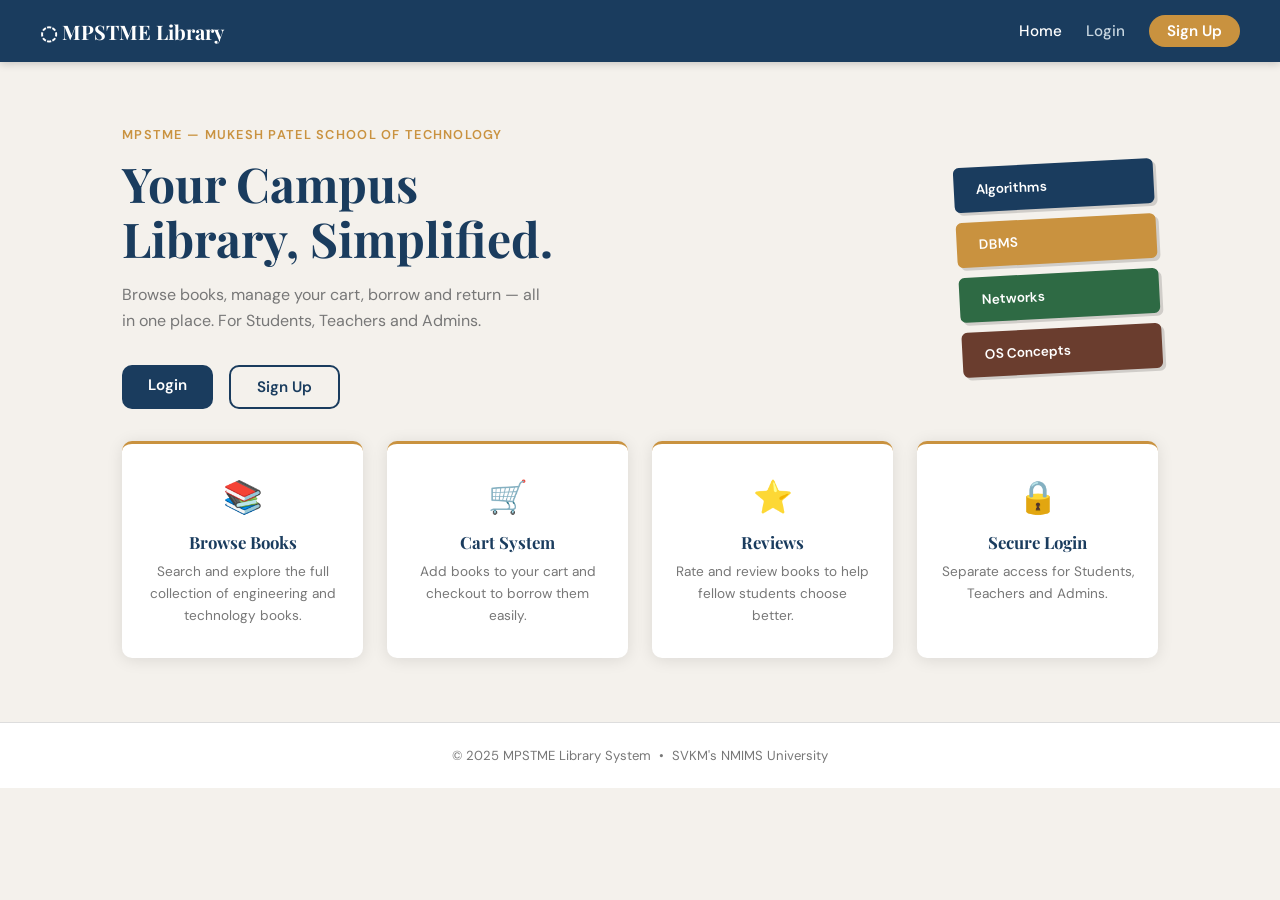
<file: index.html>
<!DOCTYPE html>
<html lang="en">
<head>
  <meta charset="UTF-8"/>
  <meta name="viewport" content="width=device-width, initial-scale=1.0"/>
  <title>MPSTME Library</title>
  <link rel="stylesheet" href="style.css"/>
  <link href="https://fonts.googleapis.com/css2?family=Playfair+Display:wght@600;700&family=DM+Sans:wght@400;500;600&display=swap" rel="stylesheet"/>
</head>
<body>

  <nav class="navbar">
    <div class="nav-brand">&#9676; MPSTME Library</div>
    <div class="nav-links">
      <a href="index.html" class="nav-link active">Home</a>
      <a href="login.html" class="nav-link">Login</a>
      <a href="signup.html" class="nav-link btn-nav">Sign Up</a>
    </div>
  </nav>

  <section class="hero">
    <div class="hero-text">
      <p class="hero-tag">MPSTME — Mukesh Patel School of Technology</p>
      <h1 class="hero-title">Your Campus<br/>Library, Simplified.</h1>
      <p class="hero-sub">Browse books, manage your cart, borrow and return — all in one place. For Students, Teachers and Admins.</p>
      <div class="hero-btns">
        <a href="login.html" class="btn-primary">Login</a>
        <a href="signup.html" class="btn-outline">Sign Up</a>
      </div>
    </div>
    <div class="hero-visual">
      <div class="book-stack">
        <div class="book b1">Algorithms</div>
        <div class="book b2">DBMS</div>
        <div class="book b3">Networks</div>
        <div class="book b4">OS Concepts</div>
      </div>
    </div>
  </section>

  <section class="features">
    <div class="feature-card">
      <div class="feature-icon">&#128218;</div>
      <h3>Browse Books</h3>
      <p>Search and explore the full collection of engineering and technology books.</p>
    </div>
    <div class="feature-card">
      <div class="feature-icon">&#128722;</div>
      <h3>Cart System</h3>
      <p>Add books to your cart and checkout to borrow them easily.</p>
    </div>
    <div class="feature-card">
      <div class="feature-icon">&#11088;</div>
      <h3>Reviews</h3>
      <p>Rate and review books to help fellow students choose better.</p>
    </div>
    <div class="feature-card">
      <div class="feature-icon">&#128274;</div>
      <h3>Secure Login</h3>
      <p>Separate access for Students, Teachers and Admins.</p>
    </div>
  </section>

  <footer class="footer">
    <p>&#169; 2025 MPSTME Library System &nbsp;&bull;&nbsp; SVKM's NMIMS University</p>
  </footer>

</body>
</html>
</file>
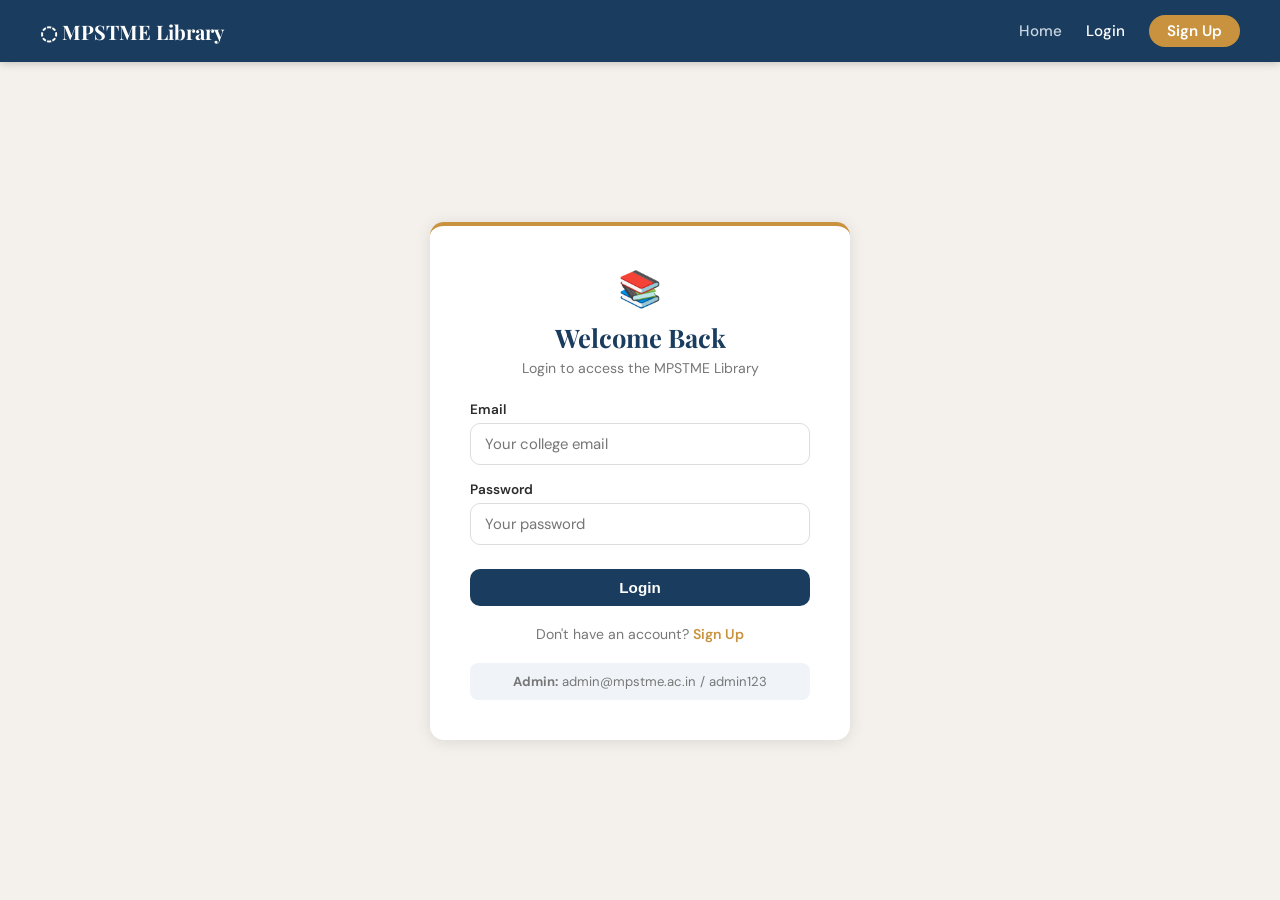
<file: login.html>
<!DOCTYPE html>
<html lang="en">
<head>
  <meta charset="UTF-8"/>
  <meta name="viewport" content="width=device-width, initial-scale=1.0"/>
  <title>Login — MPSTME Library</title>
  <link rel="stylesheet" href="style.css"/>
  <link href="https://fonts.googleapis.com/css2?family=Playfair+Display:wght@600;700&family=DM+Sans:wght@400;500;600&display=swap" rel="stylesheet"/>
</head>
<body class="auth-page">

  <nav class="navbar">
    <div class="nav-brand">&#9676; MPSTME Library</div>
    <div class="nav-links">
      <a href="index.html" class="nav-link">Home</a>
      <a href="login.html" class="nav-link active">Login</a>
      <a href="signup.html" class="nav-link btn-nav">Sign Up</a>
    </div>
  </nav>

  <div class="auth-container">
    <div class="auth-card">
      <div class="auth-header">
        <div class="auth-icon">&#128218;</div>
        <h2>Welcome Back</h2>
        <p>Login to access the MPSTME Library</p>
      </div>

      <div id="errorMsg" class="error-msg" style="display:none;"></div>
      <div id="successMsg" class="success-msg" style="display:none;"></div>

      <div class="form-group">
        <label>Email</label>
        <input type="email" id="email" placeholder="Your college email"/>
      </div>

      <div class="form-group">
        <label>Password</label>
        <input type="password" id="password" placeholder="Your password"/>
      </div>

      <button class="btn-primary full-width" onclick="loginUser()">Login</button>
      <p class="auth-switch">Don't have an account? <a href="signup.html">Sign Up</a></p>

      <div class="demo-hint">
        <strong>Admin:</strong> admin@mpstme.ac.in / admin123
      </div>
    </div>
  </div>

  <script src="script.js"></script>
</body>
</html>
</file>
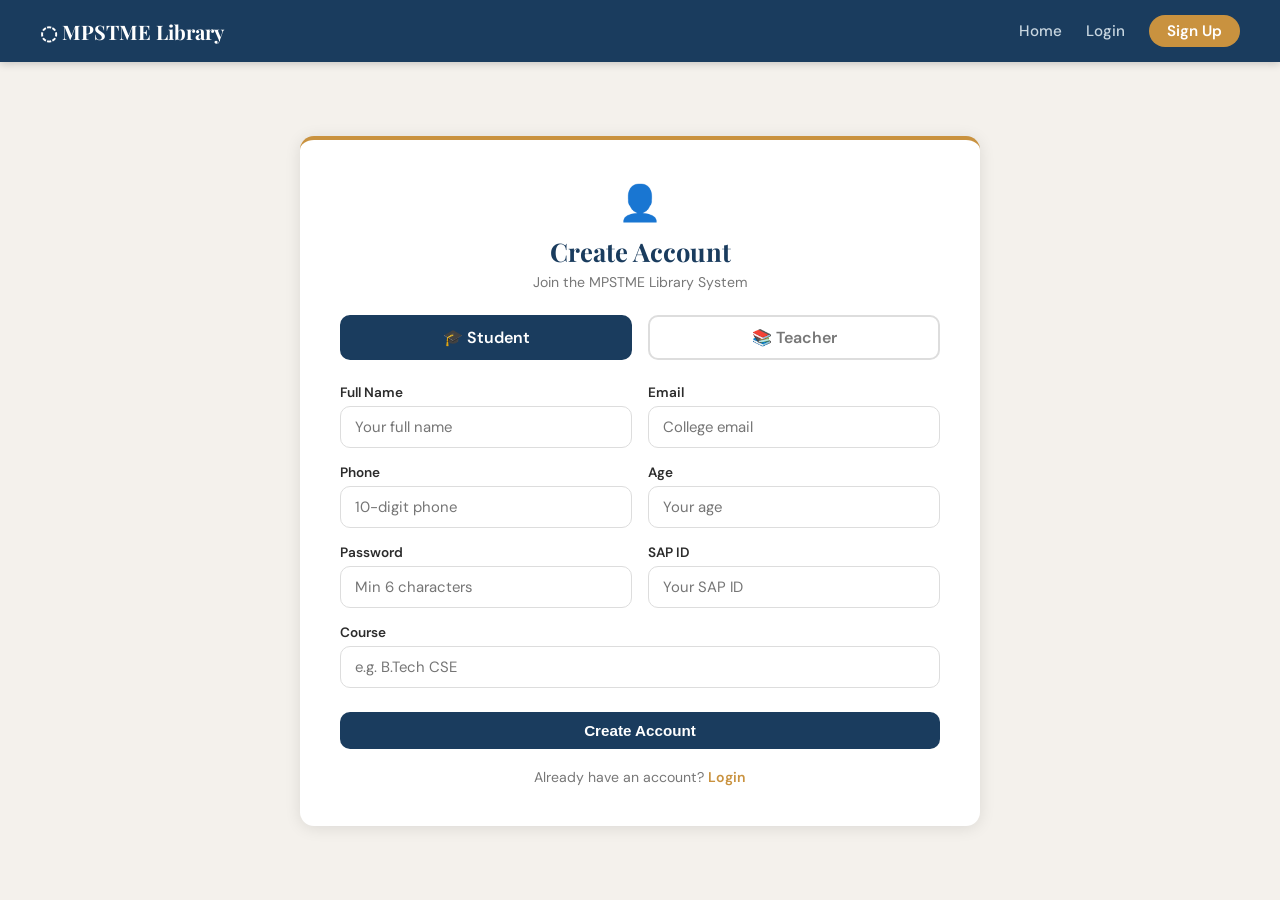
<file: signup.html>
<!DOCTYPE html>
<html lang="en">
<head>
  <meta charset="UTF-8"/>
  <meta name="viewport" content="width=device-width, initial-scale=1.0"/>
  <title>Sign Up — MPSTME Library</title>
  <link rel="stylesheet" href="style.css"/>
  <link href="https://fonts.googleapis.com/css2?family=Playfair+Display:wght@600;700&family=DM+Sans:wght@400;500;600&display=swap" rel="stylesheet"/>
</head>
<body class="auth-page">

  <nav class="navbar">
    <div class="nav-brand">&#9676; MPSTME Library</div>
    <div class="nav-links">
      <a href="index.html" class="nav-link">Home</a>
      <a href="login.html" class="nav-link">Login</a>
      <a href="signup.html" class="nav-link btn-nav active">Sign Up</a>
    </div>
  </nav>

  <div class="auth-container">
    <div class="auth-card wide-card">
      <div class="auth-header">
        <div class="auth-icon">&#128100;</div>
        <h2>Create Account</h2>
        <p>Join the MPSTME Library System</p>
      </div>

      <div id="errorMsg" class="error-msg" style="display:none;"></div>
      <div id="successMsg" class="success-msg" style="display:none;"></div>

      <div class="role-select">
        <div class="role-btn active" id="role-student" onclick="selectRole('student')">&#127891; Student</div>
        <div class="role-btn" id="role-teacher" onclick="selectRole('teacher')">&#128218; Teacher</div>
      </div>

      <input type="hidden" id="role" value="student"/>

      <div class="form-row">
        <div class="form-group">
          <label>Full Name</label>
          <input type="text" id="name" placeholder="Your full name"/>
        </div>
        <div class="form-group">
          <label>Email</label>
          <input type="email" id="email" placeholder="College email"/>
        </div>
      </div>

      <div class="form-row">
        <div class="form-group">
          <label>Phone</label>
          <input type="text" id="phone" placeholder="10-digit phone"/>
        </div>
        <div class="form-group">
          <label>Age</label>
          <input type="number" id="age" placeholder="Your age"/>
        </div>
      </div>

      <div class="form-row">
        <div class="form-group">
          <label>Password</label>
          <input type="password" id="password" placeholder="Min 6 characters"/>
        </div>
        <div class="form-group">
          <label>SAP ID</label>
          <input type="text" id="sap_id" placeholder="Your SAP ID"/>
        </div>
      </div>

      <div class="form-group" id="courseDiv">
        <label>Course</label>
        <input type="text" id="course" placeholder="e.g. B.Tech CSE"/>
      </div>

      <div class="form-group" id="deptDiv" style="display:none;">
        <label>Department</label>
        <input type="text" id="department" placeholder="e.g. Computer Science"/>
      </div>

      <button class="btn-primary full-width" onclick="signupUser()">Create Account</button>
      <p class="auth-switch">Already have an account? <a href="login.html">Login</a></p>
    </div>
  </div>

  <script src="script.js"></script>
</body>
</html>
</file>
<file: style.css>
@import url('https://fonts.googleapis.com/css2?family=Playfair+Display:wght@600;700&family=DM+Sans:wght@400;500;600&display=swap');

  :root {
    --primary: #1a3c5e;
    --accent:  #c9923f;
    --light-bg:#f4f1ec;
    --white:   #ffffff;
    --text:    #2c2c2c;
    --muted:   #777;
    --border:  #ddd;
    --success: #2e7d32;
    --danger:  #c62828;
    --radius:  10px;
    --shadow:  0 2px 16px rgba(0,0,0,0.10);
  }

  * { margin:0; padding:0; box-sizing:border-box; }

  body {
    font-family: 'DM Sans', sans-serif;
    background: var(--light-bg);
    color: var(--text);
  }

  /* NAVBAR */
  .navbar {
    display: flex;
    justify-content: space-between;
    align-items: center;
    background: var(--primary);
    padding: 0 2.5rem;
    height: 62px;
    position: sticky;
    top: 0;
    z-index: 100;
    box-shadow: 0 2px 8px rgba(0,0,0,0.18);
  }

  .nav-brand {
    font-family: 'Playfair Display', serif;
    color: var(--white);
    font-size: 1.25rem;
    font-weight: 700;
  }

  .nav-links {
    display: flex;
    align-items: center;
    gap: 1.5rem;
  }

  .nav-link {
    color: #c8d6e0;
    text-decoration: none;
    font-size: 0.95rem;
    font-weight: 500;
    transition: color 0.2s;
  }

  .nav-link:hover, .nav-link.active { color: var(--white); }

  .btn-nav {
    background: var(--accent);
    color: var(--white) !important;
    padding: 6px 18px;
    border-radius: 20px;
    font-weight: 600;
  }

  .btn-nav:hover { background: #b5812e; }

  .nav-user {
    color: #c8d6e0;
    font-size: 0.9rem;
  }

  /* HERO */
  .hero {
    display: flex;
    align-items: center;
    justify-content: space-between;
    max-width: 1100px;
    margin: 4rem auto 2rem;
    padding: 0 2rem;
    gap: 3rem;
  }

  .hero-tag {
    font-size: 0.8rem;
    font-weight: 600;
    text-transform: uppercase;
    letter-spacing: 0.1em;
    color: var(--accent);
    margin-bottom: 0.8rem;
  }

  .hero-title {
    font-family: 'Playfair Display', serif;
    font-size: 3rem;
    line-height: 1.15;
    color: var(--primary);
    margin-bottom: 1rem;
  }

  .hero-sub {
    font-size: 1rem;
    color: var(--muted);
    max-width: 420px;
    line-height: 1.6;
    margin-bottom: 2rem;
  }

  .hero-btns { display: flex; gap: 1rem; flex-wrap: wrap; }

  .btn-primary {
    background: var(--primary);
    color: var(--white);
    border: none;
    padding: 10px 26px;
    border-radius: var(--radius);
    font-size: 0.95rem;
    font-weight: 600;
    cursor: pointer;
    text-decoration: none;
    display: inline-block;
    transition: background 0.2s;
  }

  .btn-primary:hover { background: #122b44; }

  .btn-outline {
    background: transparent;
    color: var(--primary);
    border: 2px solid var(--primary);
    padding: 10px 26px;
    border-radius: var(--radius);
    font-size: 0.95rem;
    font-weight: 600;
    cursor: pointer;
    text-decoration: none;
    display: inline-block;
    transition: all 0.2s;
  }

  .btn-outline:hover { background: var(--primary); color: var(--white); }

  /* BOOK STACK */
  .book-stack { display:flex; flex-direction:column; gap:10px; transform:rotate(-3deg); }

  .book {
    width: 200px;
    padding: 14px 22px;
    border-radius: 6px;
    font-size: 0.85rem;
    font-weight: 600;
    color: var(--white);
    box-shadow: 3px 3px 0 rgba(0,0,0,0.15);
    transition: transform 0.2s;
  }

  .book:hover { transform: translateX(6px); }
  .b1 { background:#1a3c5e; }
  .b2 { background:#c9923f; }
  .b3 { background:#2e6a44; }
  .b4 { background:#6a3d2e; }

  /* FEATURES */
  .features {
    display: flex;
    justify-content: center;
    gap: 1.5rem;
    max-width: 1100px;
    margin: 2rem auto 4rem;
    padding: 0 2rem;
    flex-wrap: wrap;
  }

  .feature-card {
    background: var(--white);
    border-radius: var(--radius);
    padding: 2rem 1.5rem;
    flex: 1;
    min-width: 200px;
    max-width: 260px;
    box-shadow: var(--shadow);
    text-align: center;
    border-top: 3px solid var(--accent);
    transition: transform 0.2s;
  }

  .feature-card:hover { transform: translateY(-4px); }
  .feature-icon { font-size:2rem; margin-bottom:0.8rem; }
  .feature-card h3 { font-family:'Playfair Display',serif; color:var(--primary); margin-bottom:0.5rem; font-size:1.05rem; }
  .feature-card p  { color:var(--muted); font-size:0.85rem; line-height:1.6; }

  /* FOOTER */
  .footer {
    text-align: center;
    padding: 1.5rem;
    color: var(--muted);
    font-size: 0.82rem;
    border-top: 1px solid var(--border);
    background: var(--white);
  }

  /* AUTH PAGES */
  .auth-page { background: var(--light-bg); }

  .auth-container {
    display: flex;
    justify-content: center;
    align-items: center;
    min-height: calc(100vh - 62px);
    padding: 2rem;
  }

  .auth-card {
    background: var(--white);
    border-radius: 14px;
    padding: 2.5rem;
    width: 100%;
    max-width: 420px;
    box-shadow: var(--shadow);
    border-top: 4px solid var(--accent);
    animation: slideUp 0.3s ease;
  }

  .wide-card { max-width: 680px; }

  @keyframes slideUp {
    from { opacity:0; transform:translateY(16px); }
    to   { opacity:1; transform:translateY(0); }
  }

  .auth-header { text-align:center; margin-bottom:1.5rem; }
  .auth-icon   { font-size:2.2rem; margin-bottom:0.5rem; }
  .auth-header h2 { font-family:'Playfair Display',serif; color:var(--primary); font-size:1.6rem; margin-bottom:0.3rem; }
  .auth-header p  { color:var(--muted); font-size:0.88rem; }

  /* ROLE SELECT */
  .role-select {
    display: flex;
    gap: 1rem;
    margin-bottom: 1.5rem;
  }

  .role-btn {
    flex: 1;
    text-align: center;
    padding: 10px;
    border: 2px solid var(--border);
    border-radius: var(--radius);
    cursor: pointer;
    font-weight: 600;
    color: var(--muted);
    transition: all 0.2s;
  }

  .role-btn.active {
    border-color: var(--primary);
    background: var(--primary);
    color: var(--white);
  }

  /* FORM */
  .form-group { margin-bottom: 1rem; }

  .form-group label {
    display: block;
    font-size: 0.85rem;
    font-weight: 600;
    color: var(--text);
    margin-bottom: 5px;
  }

  .form-group input,
  .form-group select,
  .form-group textarea {
    width: 100%;
    padding: 10px 14px;
    border: 1.5px solid var(--border);
    border-radius: var(--radius);
    font-size: 0.93rem;
    font-family: 'DM Sans', sans-serif;
    color: var(--text);
    background: var(--white);
    outline: none;
    transition: border 0.2s;
  }

  .form-group input:focus,
  .form-group select:focus { border-color: var(--primary); }

  .form-row { display:flex; gap:1rem; flex-wrap:wrap; }
  .form-row .form-group { flex:1; min-width:140px; }

  .full-width { width:100%; margin-top:0.5rem; }

  .auth-switch { text-align:center; margin-top:1.2rem; font-size:0.88rem; color:var(--muted); }
  .auth-switch a { color:var(--accent); font-weight:600; text-decoration:none; }

  .error-msg {
    background:#ffebee; color:var(--danger);
    border:1px solid #ffcdd2; border-radius:8px;
    padding:10px 14px; font-size:0.86rem; margin-bottom:1rem;
  }

  .success-msg {
    background:#e8f5e9; color:var(--success);
    border:1px solid #c8e6c9; border-radius:8px;
    padding:10px 14px; font-size:0.86rem; margin-bottom:1rem;
  }

  .demo-hint {
    margin-top:1.2rem; background:#f0f4f8;
    padding:10px 14px; border-radius:8px;
    font-size:0.82rem; color:var(--muted); text-align:center;
  }

  /* DASHBOARD */
  .dashboard { display:flex; min-height:calc(100vh - 62px); }

  .dash-sidebar {
    width: 220px;
    background: var(--primary);
    padding: 1.5rem 0;
    flex-shrink: 0;
  }

  .sidebar-title {
    color: #8ab3cc; font-size:0.75rem;
    text-transform:uppercase; letter-spacing:0.1em;
    padding:0 1.5rem; margin-bottom:0.8rem; font-weight:600;
  }

  .sidebar-menu { list-style:none; }

  .menu-item {
    padding: 12px 1.5rem;
    color: #b0cde0;
    font-size: 0.92rem;
    cursor: pointer;
    transition: background 0.15s, color 0.15s;
    border-left: 3px solid transparent;
  }

  .menu-item:hover { background:rgba(255,255,255,0.07); color:var(--white); border-left-color:var(--accent); }
  .menu-item.active { background:rgba(255,255,255,0.1); color:var(--white); border-left-color:var(--accent); }

  .sidebar-stats { margin-top:2rem; padding:1.2rem 1.5rem; border-top:1px solid rgba(255,255,255,0.1); }
  .stat-item { text-align:center; }
  .stat-num  { display:block; font-family:'Playfair Display',serif; font-size:2rem; color:var(--accent); }
  .stat-label { color:#8ab3cc; font-size:0.78rem; text-transform:uppercase; letter-spacing:0.05em; }

  .dash-main { flex:1; padding:2rem; overflow-y:auto; background:var(--light-bg); }

  .section-header { margin-bottom:1.5rem; }
  .section-title  { font-family:'Playfair Display',serif; color:var(--primary); font-size:1.6rem; }

  .card { background:var(--white); border-radius:var(--radius); padding:1.5rem; box-shadow:var(--shadow); margin-bottom:1.5rem; }
  .card-title { font-size:1rem; font-weight:600; color:var(--primary); margin-bottom:1.2rem; padding-bottom:0.6rem; border-bottom:1px solid var(--border); }

  .search-bar { margin-bottom:1rem; }
  .search-bar input { width:100%; max-width:380px; padding:9px 14px; border:1.5px solid var(--border); border-radius:var(--radius); font-family:'DM Sans',sans-serif; font-size:0.9rem; outline:none; transition:border 0.2s; }
  .search-bar input:focus { border-color:var(--primary); }

  .table-wrap { overflow-x:auto; }

  .book-table { width:100%; border-collapse:collapse; font-size:0.9rem; }
  .book-table th { background:var(--primary); color:var(--white); padding:10px 14px; text-align:left; font-size:0.82rem; font-weight:600; text-transform:uppercase; letter-spacing:0.04em; }
  .book-table td { padding:11px 14px; border-bottom:1px solid #eee; color:var(--text); }
  .book-table tr:hover td { background:#f9f5f0; }

  .badge { background:#e8eef4; color:var(--primary); padding:3px 9px; border-radius:4px; font-size:0.8rem; font-weight:600; font-family:monospace; }

  .status-badge { padding:4px 10px; border-radius:20px; font-size:0.78rem; font-weight:600; }
  .status-available { background:#e8f5e9; color:#2e7d32; }
  .status-issued    { background:#fff3e0; color:#e65100; }

  .btn-delete {
    background:#ffebee; color:var(--danger);
    border:1px solid #ffcdd2; padding:6px 14px;
    border-radius:6px; font-size:0.82rem; font-weight:600;
    cursor:pointer; transition:background 0.15s;
    font-family:'DM Sans',sans-serif;
  }
  .btn-delete:hover { background:var(--danger); color:var(--white); }

  .btn-add {
    background:#e8f5e9; color:#2e7d32;
    border:1px solid #c8e6c9; padding:6px 14px;
    border-radius:6px; font-size:0.82rem; font-weight:600;
    cursor:pointer; transition:background 0.15s;
    font-family:'DM Sans',sans-serif;
  }
  .btn-add:hover { background:#2e7d32; color:var(--white); }

  .empty-row { text-align:center; color:var(--muted); padding:2rem !important; font-style:italic; }

  /* REVIEWS */
  .review-card {
    border: 1px solid var(--border);
    border-radius: var(--radius);
    padding: 1rem 1.2rem;
    margin-bottom: 1rem;
    background: var(--light-bg);
  }

  .review-top { display:flex; justify-content:space-between; margin-bottom:0.4rem; }
  .review-rating { color:var(--accent); font-weight:600; }
  .review-text { color:var(--text); font-size:0.9rem; margin-bottom:0.4rem; line-height:1.5; }
  .review-by { color:var(--muted); font-size:0.82rem; font-style:italic; }


  .cart-total {
    background: #e8f5e9;
    color: #2e7d32;
    padding: 8px 16px;
    border-radius: 8px;
    font-size: 0.95rem;
    border: 1px solid #c8e6c9;
  }




  .page-container {
    max-width: 1100px;
    margin: 2rem auto;
    padding: 0 2rem;
  }
</file>
